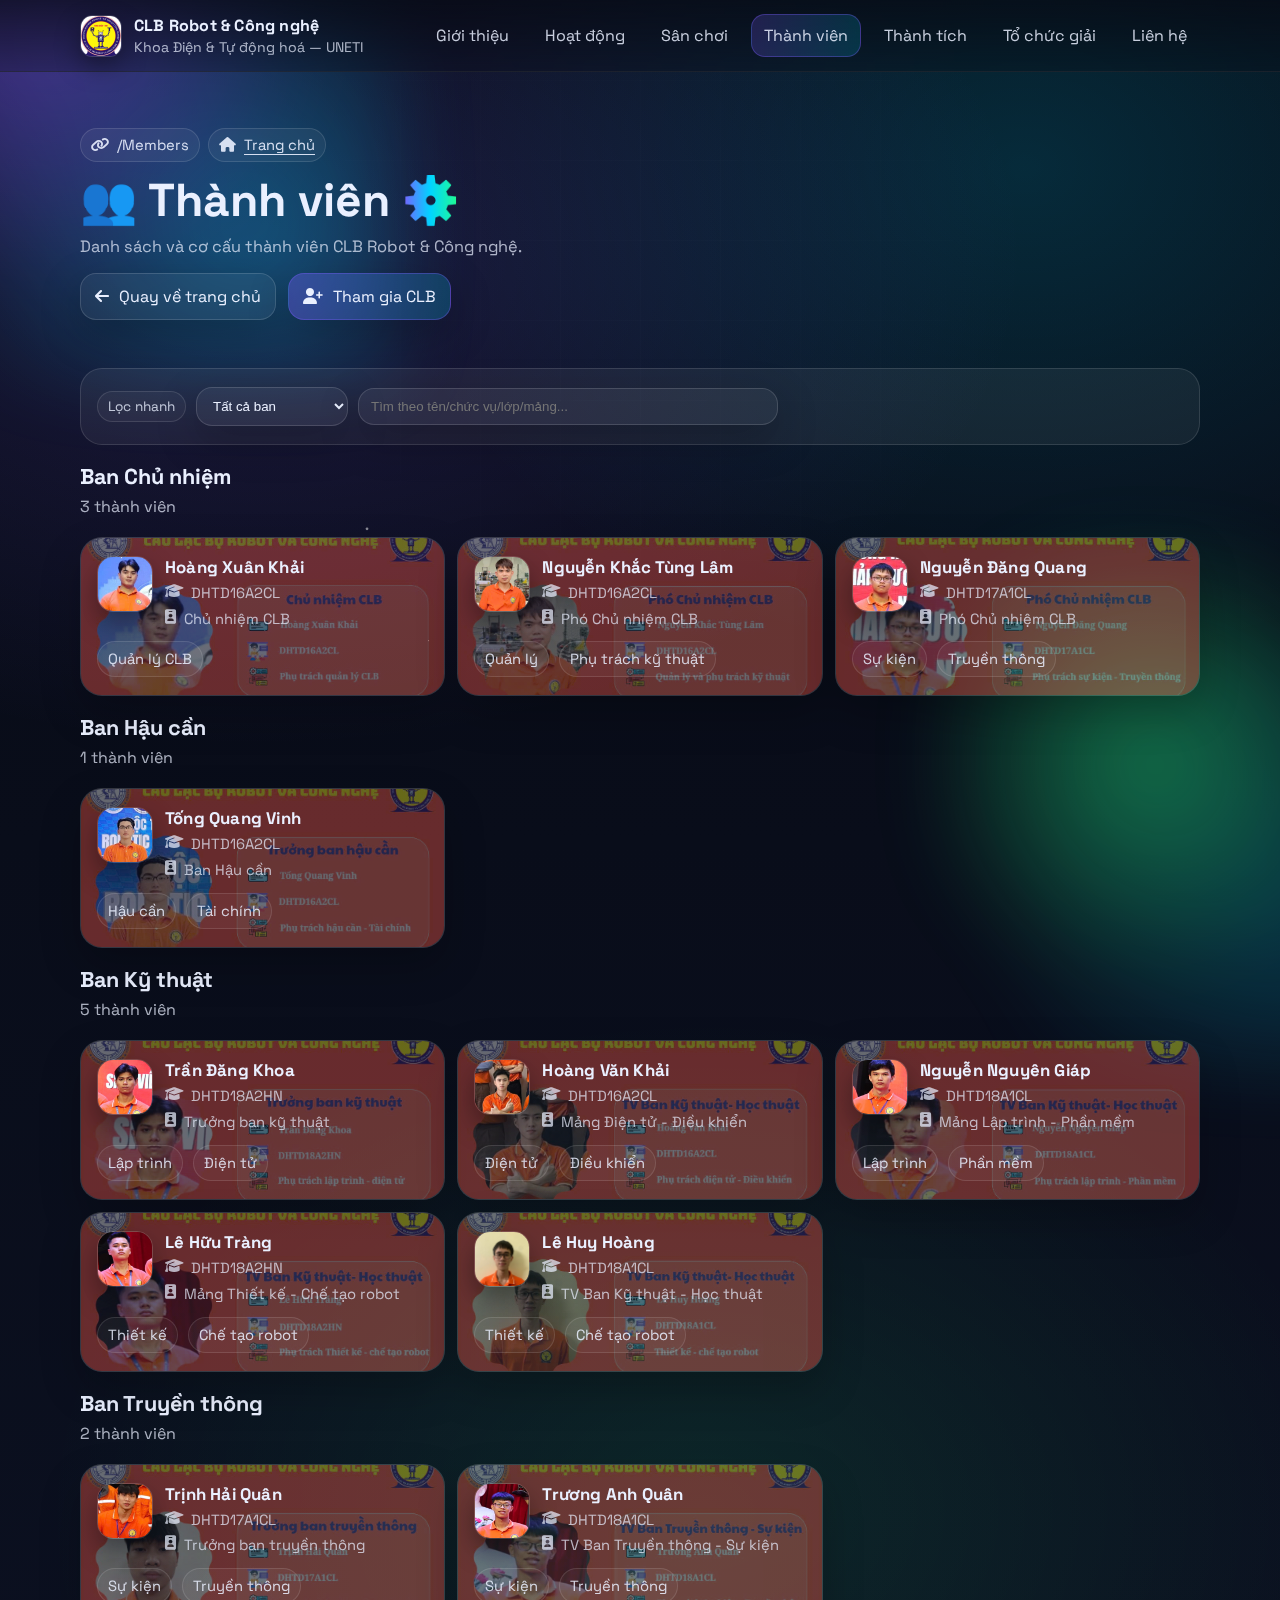
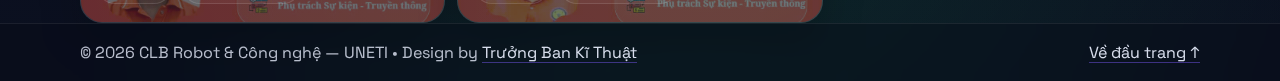
<file: Members/index.html>
<!doctype html>
<html lang="vi">
<head>
  <meta charset="utf-8" />
  <meta name="viewport" content="width=device-width,initial-scale=1" />
  <meta name="theme-color" content="#0b1020" />
  <title>Thành viên — CLB Robot & Công nghệ (UNETI)</title>
  <meta name="description" content="Danh sách và cơ cấu thành viên CLB Robot & Công nghệ." />

  <!-- Fonts -->
  <link rel="preconnect" href="https://fonts.googleapis.com">
  <link rel="preconnect" href="https://fonts.gstatic.com" crossorigin>
  <link href="https://fonts.googleapis.com/css2?family=Space+Grotesk:wght@400;500;600;700&display=swap" rel="stylesheet">

  <!-- Icons -->
  <link rel="stylesheet" href="https://cdnjs.cloudflare.com/ajax/libs/font-awesome/6.5.0/css/all.min.css" />

  <link rel="stylesheet" href="../styles.css" />
</head>

<body>
  <div id="top"></div>

  <div class="bg">
    <div class="blob b1"></div>
    <div class="blob b2"></div>
    <div class="grid"></div>
    <canvas id="stars" aria-hidden="true"></canvas>
  </div>

  <header class="topbar">
    <div class="container topbar__inner">
      <a class="brand" href="../" aria-label="Về trang chủ">
        <img src="../assets/logo.jpg" alt="Logo CLB Robot & Công nghệ" class="brand__logo" />
        <div class="brand__text">
          <div class="brand__name">CLB Robot & Công nghệ</div>
          <div class="brand__sub">Khoa Điện & Tự động hoá — UNETI</div>
        </div>
      </a>

      <nav class="nav" aria-label="Điều hướng">
        <button class="nav__toggle" id="navToggle" aria-label="Mở menu" aria-expanded="false">
          <i class="fa-solid fa-bars"></i>
        </button>
        <ul class="nav__list" id="navList">
          <li><a class="nav__link" href="../#gioi-thieu">Giới thiệu</a></li>
          <li><a class="nav__link" href="../#hoat-dong">Hoạt động</a></li>
          <li><a class="nav__link" href="../#san-choi">Sân chơi</a></li>
          <li><a class="nav__link active" href="../Members/">Thành viên</a></li>
          <li><a class="nav__link" href="../Achievements/">Thành tích</a></li>
          <li><a class="nav__link" href="../Competitions-Organized/">Tổ chức giải</a></li>
          <li><a class="nav__link" href="../#lien-he">Liên hệ</a></li>
        </ul>
      </nav>
    </div>
  </header>

  <main>
    <section class="hero" style="padding-bottom:12px;">
      <div class="container hero__grid" style="grid-template-columns:1fr;">
        <div class="hero__left reveal">
          <div class="chips">
            <span class="chip"><i class="fa-solid fa-link"></i> /Members</span>
            <span class="chip"><i class="fa-solid fa-house"></i>
              <a href="../" style="text-decoration:underline; text-underline-offset:4px;">Trang chủ</a>
            </span>
          </div>

          <h1 class="hero__title">👥 Thành viên <span class="accent">⚙️</span></h1>
          <p class="hero__subtitle">Danh sách và cơ cấu thành viên CLB Robot & Công nghệ.</p>

          <div class="hero__cta">
            <a class="btn btn--ghost" href="../">
              <i class="fa-solid fa-arrow-left"></i> Quay về trang chủ
            </a>
            <a class="btn btn--primary" href="../#tham-gia">
              <i class="fa-solid fa-user-plus"></i> Tham gia CLB
            </a>
          </div>
        </div>
      </div>
    </section>

    <section class="section" id="members" style = "padding: 0px;">
      <div class="container">
        <div class="panel reveal" style="margin-top:14px;">
          <div style="display:flex; gap:10px; flex-wrap:wrap; align-items:center;">
            <div class="tag">Lọc nhanh</div>
            <select id="teamFilter" class="btn btn--ghost" style="padding:10px 12px;">
              <option value="__all__">Tất cả ban</option>
            </select>

            <input id="memberSearch" class="btn btn--ghost" type="search"
              placeholder="Tìm theo tên/chức vụ/lớp/mảng..."
              style="padding:10px 12px; min-width:min(420px, 100%);" />
          </div>
        </div>

        <div id="membersContent" style="margin-top:16px;"></div>

        <div id="membersEmpty" class="panel" style="margin-top:12px; display:none;">
          <h3 style="margin:0 0 8px;">Không có dữ liệu</h3>
          <p style="margin:0; color: rgba(234,240,255,.72); line-height:1.6;">
            Kiểm tra <b>Members/members.json</b> hoặc chạy site bằng server (không mở file:///).
          </p>
        </div>
      </div>
    </section>
  </main>

  <footer class="footer">
    <div class="container footer__inner">
      <div>
        © <span id="year"></span> CLB Robot & Công nghệ — UNETI • Design by
        <a class="link" href="https://github.com/TranDangKhoaTechnology" target="_blank" rel="noopener">Trưởng Ban Kĩ Thuật</a>
      </div>
      <div class="footer__right">
        <a class="link" href="#top">Về đầu trang ↑</a>
      </div>
    </div>
  </footer>

  <button class="toTop" id="toTop" aria-label="Lên đầu trang">
    <i class="fa-solid fa-arrow-up"></i>
  </button>

  <script src="../script.js"></script>

  <!-- Render members.json -->
  <script>
    (function () {
      var host = document.getElementById("membersContent");
      var emptyBox = document.getElementById("membersEmpty");
      var teamFilter = document.getElementById("teamFilter");
      var searchInput = document.getElementById("memberSearch");
      if (!host) return;

      function esc(s) {
        return String(s || "")
          .replace(/&/g, "&amp;")
          .replace(/</g, "&lt;")
          .replace(/>/g, "&gt;")
          .replace(/"/g, "&quot;")
          .replace(/'/g, "&#039;");
      }

      function norm(s) {
        return String(s || "").toLowerCase().trim();
      }

      function cardHTML(m) {
        var name = esc(m.name || "Chưa đặt tên");
        var cls = m.class ? esc(m.class) : "";
        var pos = esc(m.position || "");
        var avatar = esc(m.avatar || "../assets/thanhvien.jpg");
        var banner = m.banner ? esc(m.banner) : "";

        var resp = Array.isArray(m.responsibilities) ? m.responsibilities : [];
        var pills = resp.map(function (x) { return '<span class="pill">' + esc(x) + '</span>'; }).join("");

        var bannerStyle = banner
          ? 'style="background-image:url(\'' + banner + '\');"'
          : "";

        return (
          '<article class="card memberCard tilt" data-tilt>' +
            '<div class="memberBanner" ' + bannerStyle + ' aria-hidden="true"></div>' +

            '<div class="memberCardBody">' +
              '<div class="memberTop">' +
                '<img class="memberAvatar" src="' + avatar + '" alt="' + name + '">' +
                '<div class="memberInfo">' +
                  '<div class="memberName">' + name + '</div>' +
                  '<div class="memberMeta">' +
                    (cls ? ('<span class="memberMetaItem"><i class="fa-solid fa-graduation-cap"></i><span>' + cls + '</span></span>') : '') +
                    (pos ? ('<span class="memberMetaItem"><i class="fa-solid fa-id-badge"></i><span>' + pos + '</span></span>') : '') +
                  '</div>' +
                '</div>' +
              '</div>' +

              (pills
                ? ('<div class="pillRow memberPills">' + pills + '</div>')
                : '<p class="memberEmptyNote">Chưa cập nhật mảng phụ trách.</p>') +
            '</div>' +
          '</article>'
        );
      }

      function render(groups, filterKey, q) {
        host.innerHTML = "";
        var total = 0;

        var qn = norm(q);
        var fk = filterKey || "__all__";

        groups.forEach(function (g) {
          var members = Array.isArray(g.members) ? g.members : [];
          var label = g.label || "Thành viên";
          var key = g.key || label;

          if (fk !== "__all__" && String(key) !== String(fk)) return;

          var filtered = members.filter(function (m) {
            if (!qn) return true;
            var hay = [
              m.name, m.class, m.position,
              (Array.isArray(m.responsibilities) ? m.responsibilities.join(" ") : "")
            ].map(norm).join(" | ");
            return hay.indexOf(qn) !== -1;
          });

          if (!filtered.length) return;

          total += filtered.length;

          host.insertAdjacentHTML("beforeend",
            '<div class="section__head" style="margin-top:18px;">' +
              '<h3 class="section__title" style="font-size:1.35rem; margin:0 0 6px;">' + esc(label) + '</h3>' +
              '<p class="section__desc" style="margin:0;">' + filtered.length + ' thành viên</p>' +
            '</div>' +
            '<div class="cards membersCards">' +
              filtered.map(cardHTML).join("") +
            '</div>'
          );
        });

        if (!total) {
          if (emptyBox) emptyBox.style.display = "block";
        } else {
          if (emptyBox) emptyBox.style.display = "none";
        }
      }

      fetch("./members.json", { cache: "no-store" })
        .then(function (r) { return r.json(); })
        .then(function (data) {
          var groups = Array.isArray(data && data.groups) ? data.groups : [];
          if (!groups.length) {
            if (emptyBox) emptyBox.style.display = "block";
            return;
          }

          if (teamFilter) {
            var opts = ['<option value="__all__">Tất cả ban</option>'];
            groups.forEach(function (g) {
              var key = (g.key || "").toString();
              var label = (g.label || "").toString();
              if (!key || !label) return;
              opts.push('<option value="' + esc(key) + '">' + esc(label) + '</option>');
            });
            teamFilter.innerHTML = opts.join("");
          }

          function apply() {
            var fk = teamFilter ? teamFilter.value : "__all__";
            var q = searchInput ? searchInput.value : "";
            render(groups, fk, q);
          }

          if (teamFilter) teamFilter.addEventListener("change", apply);
          if (searchInput) searchInput.addEventListener("input", apply);

          apply();
        })
        .catch(function () {
          if (emptyBox) emptyBox.style.display = "block";
        });
    })();
  </script>

  <!-- CSS cho member card -->
  <style>
    .memberCard{
      position:relative;
      overflow:hidden;
    }

    .memberBanner{
      position:absolute;
      inset:0;
      z-index:0;
      background:
        radial-gradient(900px 260px at 10% 10%, rgba(124,92,255,.18), transparent 60%),
        radial-gradient(900px 260px at 80% 20%, rgba(0,212,255,.14), transparent 60%),
        radial-gradient(900px 260px at 50% 95%, rgba(34,255,138,.10), transparent 60%);
      opacity:.9;
      pointer-events:none;
      transform: scale(1.02);
    }

    .memberBanner[style*="background-image"]{
      background-size: cover;
      background-position: center;
      filter: saturate(1.05) contrast(1.05);
      opacity: .35;
    }

    .memberCardBody{
      position:relative;
      z-index:2;
    }

    .memberTop{
      display:flex;
      gap:12px;
      align-items:flex-start;
      margin-bottom:12px;
    }

    .memberAvatar{
      width:56px;
      height:56px;
      border-radius:16px;
      object-fit:cover;
      border:1px solid rgba(255,255,255,.14);
      box-shadow: 0 12px 26px rgba(0,0,0,.35);
      flex: 0 0 auto;
    }

    .memberInfo{
      min-width:0;
      flex: 1 1 auto;
    }

    .memberName{
      font-weight:700;
      font-size:1.05rem;
      letter-spacing:.2px;
      overflow-wrap:anywhere;
      word-break:break-word;
    }

    .memberMeta{
      margin-top:6px;
      display:flex;
      flex-direction:column;
      gap:6px;
      align-items:flex-start;
      color: rgba(234,240,255,.72);
      font-size:.92rem;
    }

    .memberMetaItem{
      display:flex;
      gap:8px;
      align-items:flex-start;
      min-width:0;
      white-space:normal;
      overflow-wrap:anywhere;
      word-break:break-word;
      line-height:1.35;
    }

    .memberMetaItem span{
      display:block;
      max-width:100%;
    }

    .memberPills{ margin-top:10px; }
    .membersCards{ margin-top:10px; }

    .memberEmptyNote{
      margin:0;
      color: rgba(234,240,255,.72);
    }
  </style>
</body>
</html>
</file>
<file: styles.css>
:root{
  --bg0:#070a14;
  --bg1:#0b1020;
  --card: rgba(255,255,255,.06);
  --stroke: rgba(255,255,255,.12);

  --text:#eaf0ff;
  --muted: rgba(234,240,255,.72);

  --a:#7c5cff;
  --b:#00d4ff;
  --c:#22ff8a;

  --shadow: 0 24px 60px rgba(0,0,0,.45);
  --radius: 22px;

  --max: 1120px;
}

*{ box-sizing:border-box; }
html{ scroll-behavior:smooth; }
body{
  margin:0;
  font-family:"Space Grotesk", system-ui, -apple-system, Segoe UI, Roboto, Arial, sans-serif;
  color:var(--text);
  background: radial-gradient(1400px 900px at 20% 15%, rgba(124,92,255,.18), transparent 55%),
              radial-gradient(1200px 900px at 80% 10%, rgba(0,212,255,.16), transparent 55%),
              radial-gradient(1200px 900px at 55% 90%, rgba(34,255,138,.10), transparent 55%),
              linear-gradient(180deg, var(--bg0), var(--bg1));
  overflow-x:hidden;
  padding-bottom: env(safe-area-inset-bottom);
}

a{ color:inherit; text-decoration:none; }
img{ max-width:100%; display:block; }

.container{
  width:min(var(--max), calc(100% - 32px));
  margin:0 auto;
}
@media (max-width: 520px){
  .container{ width:min(var(--max), calc(100% - 22px)); }
}

/* Anchor offset (menu click không bị header che) */
section[id]{ scroll-margin-top: 92px; }
@media (max-width: 520px){
  section[id]{ scroll-margin-top: 102px; }
}

/* Background */
.bg{
  position:fixed; inset:0;
  pointer-events:none;
  z-index:-1;
}
.blob{
  position:absolute;
  width:520px; height:520px;
  filter: blur(40px);
  opacity:.55;
  animation: float 10s ease-in-out infinite;
}
.b1{
  left:-120px; top:-140px;
  background: radial-gradient(circle at 30% 30%, rgba(124,92,255,.9), transparent 55%),
              radial-gradient(circle at 70% 70%, rgba(0,212,255,.6), transparent 60%);
}
.b2{
  right:-180px; bottom:-170px;
  background: radial-gradient(circle at 40% 40%, rgba(34,255,138,.75), transparent 55%),
              radial-gradient(circle at 70% 70%, rgba(0,212,255,.35), transparent 60%);
  animation-delay: -3s;
}
.grid{
  position:absolute; inset:0;
  background:
    linear-gradient(rgba(255,255,255,.06) 1px, transparent 1px),
    linear-gradient(90deg, rgba(255,255,255,.06) 1px, transparent 1px);
  background-size: 80px 80px;
  mask-image: radial-gradient(circle at 50% 30%, rgba(0,0,0,1), rgba(0,0,0,0) 70%);
  opacity:.25;
}
#stars{
  position:absolute; inset:0;
  width:100%; height:100%;
  opacity:.7;
}
@keyframes float{
  0%,100%{ transform: translate(0,0) scale(1); }
  50%{ transform: translate(24px, -18px) scale(1.03); }
}

/* Topbar */
.topbar{
  position:sticky; top:0;
  z-index:50;
  backdrop-filter: blur(12px);
  background: linear-gradient(180deg, rgba(7,10,20,.72), rgba(7,10,20,.28));
  border-bottom: 1px solid rgba(255,255,255,.08);
}
.topbar__inner{
  display:flex;
  align-items:center;
  justify-content:space-between;
  padding: 14px 0;
  gap: 16px;
}

.brand{
  display:flex;
  align-items:center;
  gap:12px;
  min-width: 220px;
}
.brand__logo{
  width:42px; height:42px;
  border-radius: 12px;
  object-fit:cover;
  border:1px solid rgba(255,255,255,.14);
  box-shadow: 0 10px 25px rgba(0,0,0,.35);
}
.brand__name{ font-weight:700; letter-spacing:.2px; }
.brand__sub{ font-size:.88rem; color:var(--muted); margin-top:2px; }

.nav{ display:flex; align-items:center; gap:12px; position:relative; }
.nav__toggle{
  display:none;
  border:1px solid rgba(255,255,255,.14);
  background: rgba(255,255,255,.06);
  color: var(--text);
  padding:10px 12px;
  border-radius: 14px;
  cursor:pointer;
}
.nav__list{
  display:flex;
  align-items:center;
  gap: 10px;
  list-style:none;
  margin:0;
  padding:0;
}
.nav__link{
  display:inline-flex;
  padding:10px 12px;
  border-radius: 14px;
  color: rgba(234,240,255,.85);
  border:1px solid transparent;
  transition: .2s ease;
}
.nav__link:hover{
  background: rgba(255,255,255,.06);
  border-color: rgba(255,255,255,.10);
}
.nav__link.active{
  background: linear-gradient(90deg, rgba(124,92,255,.22), rgba(0,212,255,.16));
  border-color: rgba(124,92,255,.35);
}

/* Hero */
.hero{
  padding: clamp(36px, 6vw, 56px) 0 24px;
  position:relative;
}
.hero__grid{
  display:grid;
  grid-template-columns: 1.1fr .9fr;
  gap: 26px;
  align-items:center;
}
.chips{
  display:flex;
  flex-wrap:wrap;
  gap:8px;
  margin-bottom: 14px;
}
.chip{
  display:inline-flex;
  align-items:center;
  gap:8px;
  padding:7px 10px;
  border-radius: 999px;
  border: 1px solid rgba(255,255,255,.12);
  background: rgba(255,255,255,.05);
  color: rgba(234,240,255,.9);
  font-size: .92rem;
}
@media (max-width: 420px){
  .chip{ font-size:.88rem; }
}

.hero__title{
  font-size: clamp(2rem, 3.6vw, 3.2rem);
  line-height: 1.08;
  margin: 6px 0 10px;
}
.accent{
  background: linear-gradient(90deg, var(--a), var(--b), var(--c));
  -webkit-background-clip:text;
  background-clip:text;
  color: transparent;
}
.hero__subtitle{
  color: var(--muted);
  font-size: 1.02rem;
  max-width: 62ch;
  margin: 0 0 16px;
}
.hero__motto{
  font-size: 1.05rem;
  margin: 0 0 20px;
  color: rgba(234,240,255,.9);
}
.typing{
  font-style: italic;
  position:relative;
}
.typing::after{
  content:"";
  display:inline-block;
  width: 10px;
  height: 1.1em;
  margin-left: 6px;
  transform: translateY(2px);
  background: rgba(234,240,255,.8);
  animation: blink 1s steps(2,end) infinite;
}
@keyframes blink{ 50%{ opacity:0; } }

.hero__cta{
  display:flex;
  gap:12px;
  flex-wrap:wrap;
  margin-bottom: 22px;
}
@media (max-width: 520px){
  .hero__cta{ gap:10px; }
  .hero__cta .btn{ width:100%; justify-content:center; }
}

.btn{
  display:inline-flex;
  align-items:center;
  gap:10px;
  padding: 12px 14px;
  border-radius: 16px;
  border:1px solid rgba(255,255,255,.14);
  background: rgba(255,255,255,.06);
  color: var(--text);
  cursor:pointer;
  transition: transform .15s ease, background .2s ease, border-color .2s ease;
  box-shadow: 0 14px 40px rgba(0,0,0,.25);
}
.btn:hover{ transform: translateY(-1px); border-color: rgba(255,255,255,.22); }
.btn:active{ transform: translateY(0px); }
.btn--primary{
  border-color: rgba(124,92,255,.35);
  background: linear-gradient(90deg, rgba(124,92,255,.34), rgba(0,212,255,.20));
}
.btn--ghost{ background: rgba(255,255,255,.05); }
.btn--full{ width:100%; justify-content:center; }

/* ✅ Stats auto-fit (mượt mọi thiết bị + mọi số ô) */
.stats{
  display:grid;
  grid-template-columns: repeat(auto-fit, minmax(170px, 1fr));
  gap: 10px;
  margin-top: 10px;
}
.stat{
  background: rgba(255,255,255,.05);
  border: 1px solid rgba(255,255,255,.10);
  border-radius: 18px;
  padding: 12px 12px;
}
.stat__num{
  font-size: 1.35rem;
  font-weight: 700;
  letter-spacing:.2px;
  background: linear-gradient(90deg, rgba(124,92,255,1), rgba(0,212,255,1));
  -webkit-background-clip:text; background-clip:text; color:transparent;
}
.stat__label{
  font-size: .92rem;
  color: var(--muted);
  margin-top: 2px;
}

.frame{
  position:relative;
  border-radius: 26px;
  overflow:hidden;
  border: 1px solid rgba(255,255,255,.12);
  background: rgba(255,255,255,.04);
  box-shadow: var(--shadow);
  transform-style: preserve-3d;
}
.frame__img{
  width:100%;
  height: clamp(240px, 52vw, 420px);
  object-fit: cover;
  filter: saturate(1.1) contrast(1.05);
}
.frame__glow{
  position:absolute; inset:-2px;
  background: radial-gradient(500px 260px at 20% 20%, rgba(124,92,255,.35), transparent 55%),
              radial-gradient(520px 260px at 80% 30%, rgba(0,212,255,.22), transparent 60%),
              radial-gradient(520px 260px at 50% 95%, rgba(34,255,138,.14), transparent 60%);
  opacity:.9;
  mix-blend-mode: screen;
  pointer-events:none;
}
.frame__caption{
  position:absolute; left:14px; right:14px; bottom:14px;
  padding: 12px 12px;
  border-radius: 16px;
  background: rgba(7,10,20,.55);
  border: 1px solid rgba(255,255,255,.14);
  backdrop-filter: blur(10px);
  color: rgba(234,240,255,.92);
  display:flex; gap:10px; align-items:center;
}

.hero__scroll{
  display:flex;
  justify-content:center;
  margin-top: 18px;
}
.scrollHint{
  display:inline-flex;
  gap:10px;
  align-items:center;
  color: rgba(234,240,255,.75);
  padding: 10px 14px;
  border-radius: 999px;
  border: 1px solid rgba(255,255,255,.10);
  background: rgba(255,255,255,.04);
  transition:.2s ease;
}
.scrollHint:hover{
  color: rgba(234,240,255,.95);
  border-color: rgba(255,255,255,.18);
}

/* Sections */
.section{ padding: 64px 0; }
.section--alt{
  background: linear-gradient(180deg, rgba(255,255,255,.02), rgba(255,255,255,.01));
  border-top: 1px solid rgba(255,255,255,.06);
  border-bottom: 1px solid rgba(255,255,255,.06);
}
@media (max-width: 520px){
  .section{ padding: 52px 0; }
}

.section__head{ margin-bottom: 20px; }
.section__title{
  font-size: clamp(1.55rem, 2.3vw, 2.05rem);
  margin: 0 0 8px;
}
.section__desc{
  margin:0;
  color: var(--muted);
  max-width: 90ch;
}

.cards{
  display:grid;
  grid-template-columns: repeat(3, minmax(0,1fr));
  gap: 12px;
  margin-top: 18px;
}
.cards--wide{ grid-template-columns: repeat(2, minmax(0,1fr)); }

.card{
  background: var(--card);
  border: 1px solid var(--stroke);
  border-radius: var(--radius);
  padding: 18px 16px;
  box-shadow: 0 18px 40px rgba(0,0,0,.22);
  transform-style: preserve-3d;
}
.card h3{ margin:0 0 10px; font-size: 1.1rem; }
.card p{ margin:0; color: var(--muted); line-height: 1.6; }
.card--big{ padding: 20px 18px; }

.quote{
  display:flex;
  gap: 14px;
  align-items:flex-start;
  margin-top: 16px;
  border-radius: var(--radius);
  border: 1px solid rgba(124,92,255,.25);
  background: linear-gradient(90deg, rgba(124,92,255,.14), rgba(0,212,255,.08));
  padding: 16px 16px;
}
.quote__icon{ font-size: 1.3rem; }
.quote__text{ color: rgba(234,240,255,.9); line-height: 1.55; }

.split{
  display:grid;
  grid-template-columns: 1fr 1fr;
  gap: 12px;
  margin-top: 18px;
}
.panel{
  background: var(--card);
  border: 1px solid var(--stroke);
  border-radius: var(--radius);
  padding: 18px 16px;
}
.panel h3{ margin:0 0 10px; }
.panel p{ margin:0; color: var(--muted); line-height:1.6; }

.list{
  margin: 0;
  padding-left: 18px;
  color: rgba(234,240,255,.86);
}
.list li{ margin: 8px 0; }

.grid2{
  display:grid;
  grid-template-columns: 1fr 1fr;
  gap: 12px;
  margin-top: 18px;
}
.feature{
  background: var(--card);
  border: 1px solid var(--stroke);
  border-radius: var(--radius);
  padding: 18px 16px;
}
.feature__top{
  display:flex;
  align-items:center;
  justify-content:space-between;
  gap: 10px;
  margin-bottom: 10px;
}
.tag{
  font-size: .85rem;
  padding: 6px 10px;
  border-radius: 999px;
  border: 1px solid rgba(255,255,255,.12);
  background: rgba(255,255,255,.04);
  color: rgba(234,240,255,.8);
}

.timeline{
  margin-top: 16px;
  border-radius: var(--radius);
  border: 1px solid rgba(255,255,255,.10);
  background: rgba(255,255,255,.03);
  padding: 18px 16px;
}
.timeline__title{ margin:0 0 10px; }
.timeline__items{ display:grid; gap: 10px; }
.titem{
  display:grid;
  grid-template-columns: 14px 1fr;
  gap: 12px;
  align-items:start;
}
.titem__dot{
  width: 12px; height: 12px;
  border-radius: 50%;
  margin-top: 4px;
  background: linear-gradient(180deg, var(--a), var(--b));
  box-shadow: 0 0 0 4px rgba(124,92,255,.15);
}
.titem__body{ color: rgba(234,240,255,.86); line-height: 1.55; }

.pillRow{
  display:flex;
  flex-wrap:wrap;
  gap: 10px;
  margin-top: 12px;
}
.pill{
  padding: 8px 10px;
  border-radius: 999px;
  border: 1px solid rgba(255,255,255,.12);
  background: rgba(255,255,255,.04);
  color: rgba(234,240,255,.86);
  font-size: .92rem;
}

.grid3{
  display:grid;
  grid-template-columns: repeat(3, minmax(0,1fr));
  gap: 12px;
  margin-top: 18px;
}
.steps{ margin:0 0 12px; padding-left: 18px; }
.steps li{ margin: 8px 0; }

.rules{
  margin-top: 16px;
  border-radius: var(--radius);
  border: 1px solid rgba(34,255,138,.18);
  background: linear-gradient(90deg, rgba(34,255,138,.08), rgba(0,212,255,.06));
  padding: 18px 16px;
}
.rules__title{ margin:0 0 12px; }
.rules__grid{
  display:grid;
  grid-template-columns: repeat(2, minmax(0,1fr));
  gap: 10px;
}
.rule{
  display:flex;
  gap: 10px;
  align-items:flex-start;
  padding: 12px 12px;
  border-radius: 16px;
  border: 1px solid rgba(255,255,255,.10);
  background: rgba(7,10,20,.30);
  color: rgba(234,240,255,.88);
}

.contact{
  display:grid;
  grid-template-columns: repeat(3, minmax(0,1fr));
  gap: 12px;
  margin-top: 18px;
}

.link{
  color: rgba(234,240,255,.92);
  text-decoration: underline;
  text-decoration-color: rgba(124,92,255,.45);
  text-underline-offset: 4px;
}
.copyRow{ display:flex; align-items:center; gap: 10px; flex-wrap:wrap; }
.copyToast{ color: rgba(234,240,255,.75); font-size: .92rem; min-height: 1.2em; }

/* Reveal */
.reveal{
  opacity:0;
  transform: translateY(14px);
  transition: opacity .6s ease, transform .6s ease;
}
.reveal.is-visible{
  opacity:1;
  transform: translateY(0);
}

/* Footer */
.footer{
  border-top: 1px solid rgba(255,255,255,.08);
  background: rgba(7,10,20,.35);
  backdrop-filter: blur(10px);
  padding: 18px 0;
}
.footer__inner{
  display:flex;
  justify-content:space-between;
  align-items:center;
  gap: 12px;
  color: rgba(234,240,255,.78);
}
.footer__right{ display:flex; gap: 10px; }

/* Back to top */
.toTop{
  position:fixed;
  right: 18px;
  bottom: calc(18px + env(safe-area-inset-bottom));
  width: 46px; height: 46px;
  border-radius: 16px;
  border: 1px solid rgba(255,255,255,.14);
  background: rgba(255,255,255,.08);
  color: var(--text);
  cursor:pointer;
  opacity:0;
  transform: translateY(10px);
  transition: .2s ease;
  z-index:60;
}
.toTop.show{
  opacity:1;
  transform: translateY(0);
}

/* Mobile */
@media (max-width: 980px){
  .hero__grid{ grid-template-columns: 1fr; }
  .cards{ grid-template-columns: 1fr; }
  .cards--wide{ grid-template-columns: 1fr; }
  .split{ grid-template-columns: 1fr; }
  .grid2{ grid-template-columns: 1fr; }
  .grid3{ grid-template-columns: 1fr; }
  .contact{ grid-template-columns: 1fr; }
  .rules__grid{ grid-template-columns: 1fr; }

  .nav__toggle{ display:inline-flex; }
  .nav__list{
    position:absolute;
    top: 56px;
    right: 0;
    left: auto;
    width: min(520px, calc(100vw - 32px));
    max-height: min(70vh, 420px);
    overflow: auto;
    flex-direction:column;
    align-items:stretch;
    padding: 12px;
    border-radius: 18px;
    border: 1px solid rgba(255,255,255,.12);
    background: rgba(7,10,20,.78);
    backdrop-filter: blur(12px);
    box-shadow: var(--shadow);
    display:none;
  }
  .nav__list.open{ display:flex; }
  .nav__link{ justify-content:center; }
}
</file>
